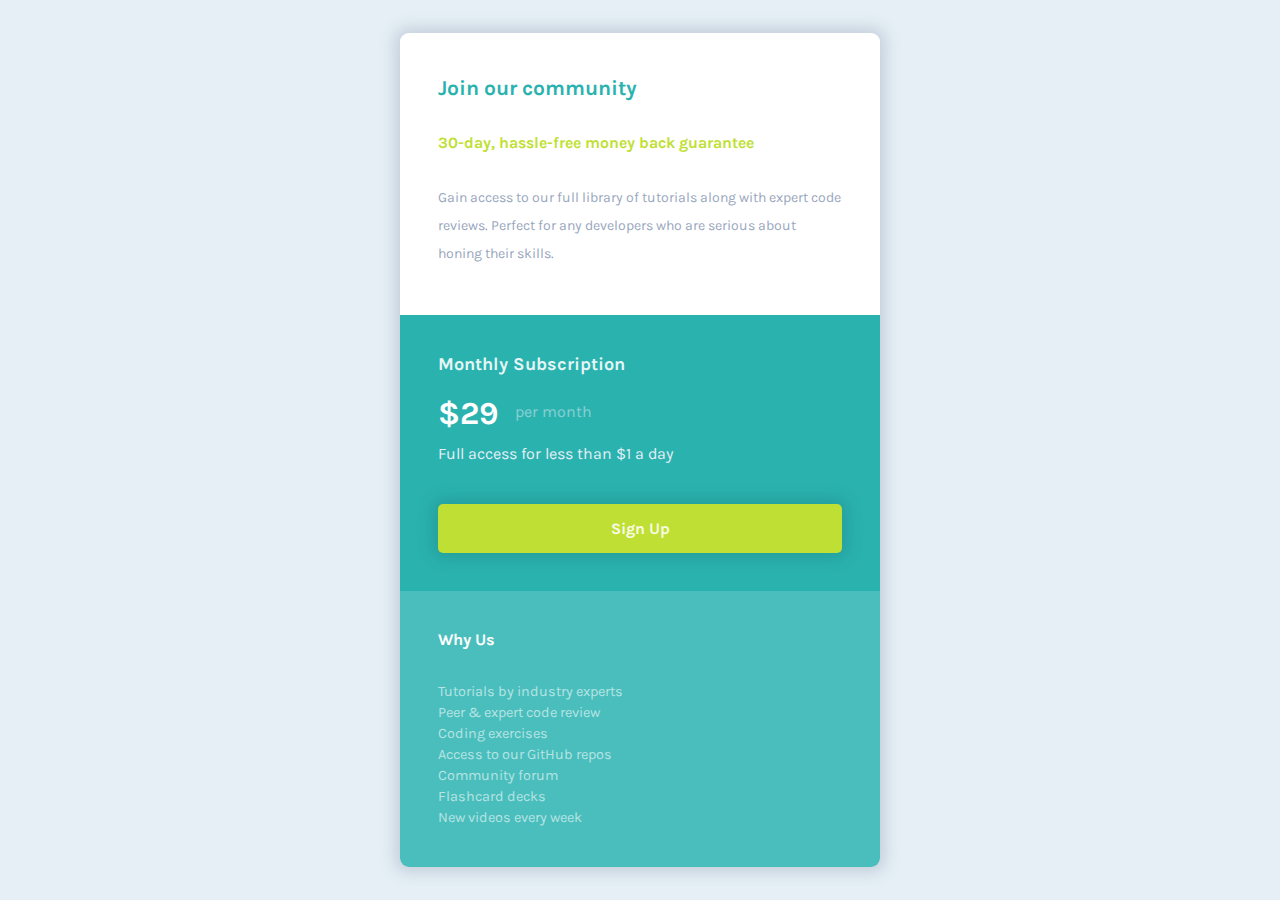
<file: index.html>
<!DOCTYPE html>
<html lang="en">
    <head>
        <meta charset="UTF-8">
        <meta name="viewport" content="width=decvice-width, initial-scale=1">
        <!-- <link rel="stylesheet" type="text/css" href="Desktop-first.css"> -->
        <link rel="preconnect" href="https://fonts.googleapis.com">
        <link rel="preconnect" href="https://fonts.gstatic.com" crossorigin>
        <link href="https://fonts.googleapis.com/css2?family=Karla:wght@400;700&display=swap" rel="stylesheet">
        <link rel="stylesheet" type="text/css" href="Mobile-first.css">
        <title>single-price-grid-component</title>
    </head>
    <body>
        <main class="grid-container">
            <div class="upside" role="navigation">
                <h1>Join our community</h1>
                <h2>30-day, hassle-free money back guarantee</h2>
                <p>Gain access to our full library of tutorials along with expert code reviews.
                Perfect for any developers who are serious about honing their skills.</p>
            </div>
            <div class="lower-left-side" role="region">
                <h2>Monthly Subscription</h2>
                <p class="price"><span class="money">$29</span><span class="rate">per month</span></p>
                <p>Full access for less than $1 a day</p>
                <button>Sign Up</button>
            </div>
            <div class="lower-right-side">
                <h2>Why Us</h2>
                <ul>
                    <li>Tutorials by industry experts</li>
                    <li>Peer & expert code review</li>
                    <li>Coding exercises</li>
                    <li>Access to our GitHub repos</li>
                    <li>Community forum</li>
                    <li>Flashcard decks</li>
                    <li>New videos every week</li>
                </ul>
            </div>
        </main>
    </body>
</html>
</file>
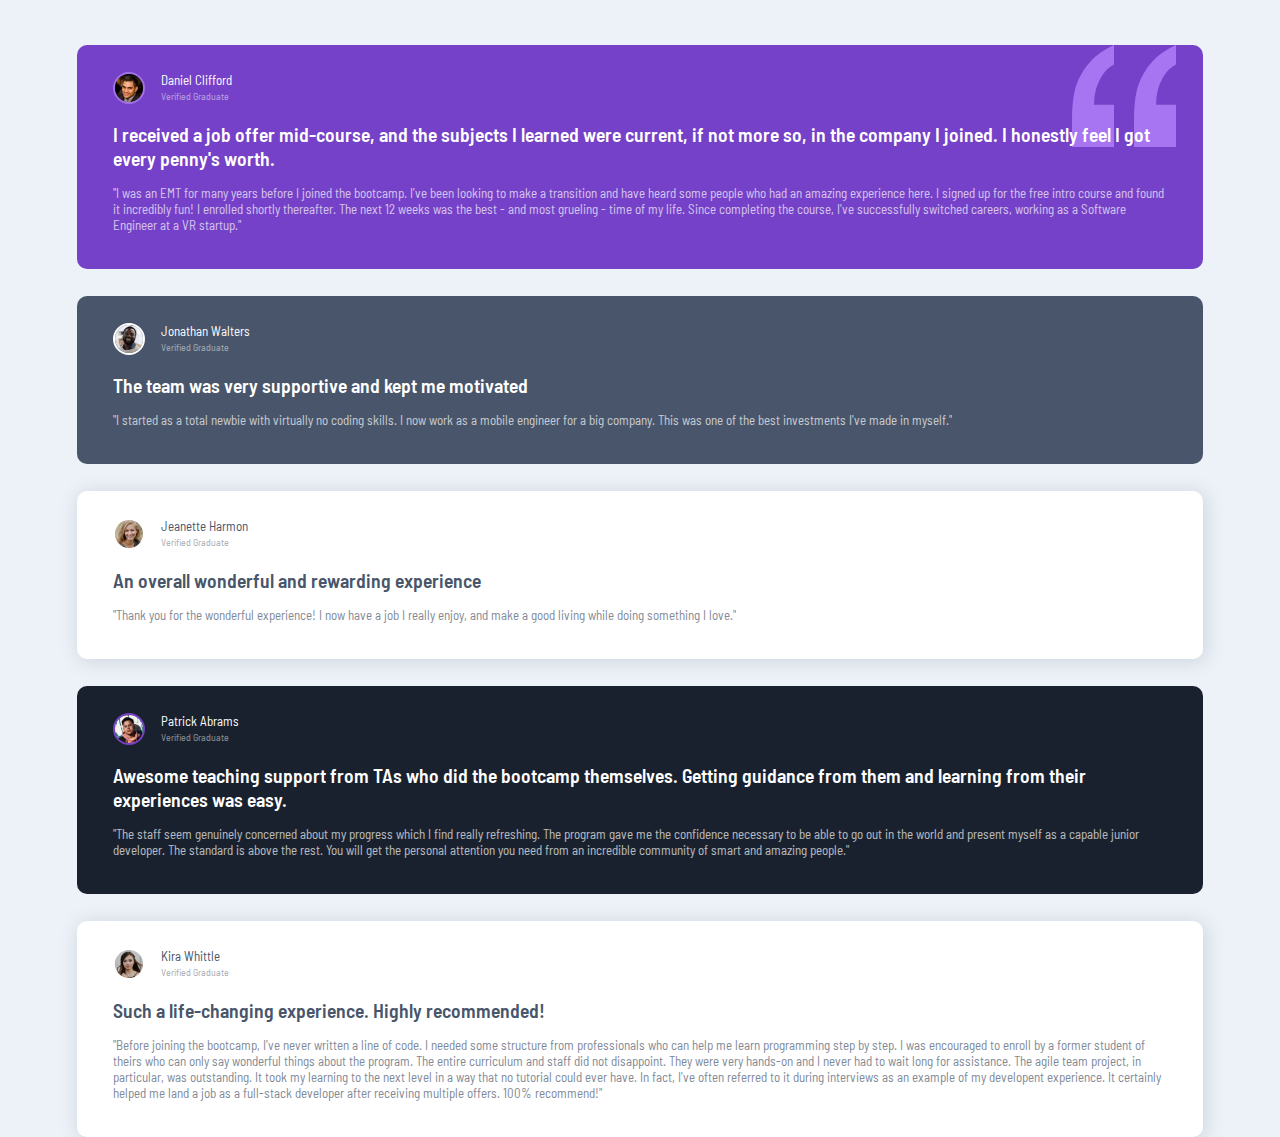
<file: testimonials-grid-section-main/index.html>
<!DOCTYPE html>
<html lang="en">
<head>
  <meta charset="UTF-8">
  <meta name="viewport" content="width=device-width, initial-scale=1.0"> <!-- displays site properly based on user's device -->
  <link rel="preconnect" href="https://fonts.googleapis.com">
  <link rel="preconnect" href="https://fonts.gstatic.com" crossorigin>
  <link href="https://fonts.googleapis.com/css2?family=Barlow+Semi+Condensed:wght@500;600&display=swap" rel="stylesheet">
  <link rel="icon" type="image/png" sizes="32x32" href="./images/favicon-32x32.png">
  <link rel="stylesheet" type="text/css" href="./style.css">
  <title>Frontend Mentor | testimonials-grid-section-main</title>
</head>
<body>
  <main class="grid-container">
    <div class="user user-1">
      <div class="header">
        <img class="head" src="./images/image-daniel.jpg" alt="">
        <span class="user-name">Daniel Clifford</span>
        <span class="user-status">Verified Graduate</span>
      </div>
      <p class="title">I received a job offer mid-course, and the subjects I learned were current, if not more so, 
  in the company I joined. I honestly feel I got every penny's worth.</p>
      <p class="content">"I was an EMT for many years before I joined the bootcamp. I've been looking to make a 
        transition and have heard some people who had an amazing experience here. I signed up 
        for the free intro course and found it incredibly fun! I enrolled shortly thereafter. 
        The next 12 weeks was the best - and most grueling - time of my life. Since completing 
        the course, I've successfully switched careers, working as a Software Engineer at a VR startup."</p>
      <img id="big-quotation" src="./images/bg-pattern-quotation.svg" alt="">
    </div>
    <div class="user user-2">
      <div class="header">
        <img class="head" src="./images/image-jonathan.jpg" alt="">
        <span class="user-name">Jonathan Walters</span>
        <span class="user-status">Verified Graduate</span>
      </div>
      <p class="title">The team was very supportive and kept me motivated</p>
      <p class="content">"I started as a total newbie with virtually no coding skills. I now work as a mobile engineer 
        for a big company. This was one of the best investments I've made in myself."</p>
    </div>
    <div class="user user-3">
      <div class="header">
        <img class="head" src="./images/image-jeanette.jpg" alt="">
        <span class="user-name">Jeanette Harmon</span>
        <span class="user-status">Verified Graduate</span>
      </div>
      <p class="title">An overall wonderful and rewarding experience</p>
      <p class="content">"Thank you for the wonderful experience! I now have a job I really enjoy, and make a good living 
        while doing something I love."</p>
    </div>
    <div class="user user-4">
      <div class="header">
        <img class="head" src="./images/image-patrick.jpg" alt="">
        <span class="user-name">Patrick Abrams</span>
        <span class="user-status">Verified Graduate</span>
      </div>
      <p class="title">Awesome teaching support from TAs who did the bootcamp themselves. Getting guidance from them and 
        learning from their experiences was easy.</p>
      <p class="content">"The staff seem genuinely concerned about my progress which I find really refreshing. The program 
        gave me the confidence necessary to be able to go out in the world and present myself as a capable 
        junior developer. The standard is above the rest. You will get the personal attention you need from 
        an incredible community of smart and amazing people."</p>
    </div>
    <div class="user user-5">
      <div class="header">
        <img class="head" src="./images/image-kira.jpg" alt="">
        <span class="user-name">Kira Whittle</span>
        <span class="user-status">Verified Graduate</span>
      </div>
      <p class="title">Such a life-changing experience. Highly recommended!</p>
      <p class="content">"Before joining the bootcamp, I've never written a line of code. I needed some structure from 
        professionals who can help me learn programming step by step. I was encouraged to enroll by a former 
        student of theirs who can only say wonderful things about the program. The entire curriculum and staff 
        did not disappoint. They were very hands-on and I never had to wait long for assistance. The agile team 
        project, in particular, was outstanding. It took my learning to the next level in a way that no tutorial 
        could ever have. In fact, I've often referred to it during interviews as an example of my developent 
        experience. It certainly helped me land a job as a full-stack developer after receiving multiple offers. 
        100% recommend!"</p>
    </div>
  </main>
</body>
</html>
</file>
<file: Mobile-first.css>
* {
    padding: 0;
    margin: 0;
}

body {
    /* margin: 0 8%; */
    padding: 0 8%;
    background-color: var(--neutral-light-gray);
    display: flex;
    align-items: center;
    justify-content: center;
    /* need to use vh unit to set the body the whole hight of the screen */
    font-family: "Karla", sans-serif;
    font-size: 16px;
    height: 100vh;
}

:root {
    --white: hsl(0, 0%, 100%);
    --light-white: hsl(0, 0%, 100%, 0.9);
    --lighter-white: hsl(0, 0%, 100%, 0.6);
    --primary-cyan: hsl(179, 62%, 43%);
    --primary-bright-yellow: hsl(71, 73%, 54%);
    --neutral-light-gray: hsl(204, 43%, 93%);
    --neutral-lighter-gray: hsl(204, 43%, 93%, 0.6);
    --neutral-lightest-gray: hsl(204, 43%, 93%, 0.5);
    --neutral-grayish-blue: hsl(218, 22%, 67%);
}

.grid-container {
    display: grid;
    grid-template-areas: "upside"
                         "lower-left-side"
                         "lower-right-side";
    color: var(--white);
    /* use pixel as the last defener */
    box-shadow: 0 0 15px 5px hsl(218, 22%, 67%, 0.45);
    max-width: 480px;
    border-radius: 1vh;
}

.upside, .lower-left-side, .lower-right-side {
    padding: 8%;
}

/* The first part */
.upside {
    grid-area: upside;
    padding-top: 9%;
    /* change the font size use viewport height seems more resonable */
    font-size: 1.56vh;
    /* font-size: 0.85em; */
    background-color: var(--white);
    border-top-left-radius: 1vh;
    border-top-right-radius: 1vh;
}

.upside h1 {
    color: var(--primary-cyan);
    font-size: 1.5em;
}

h2 {
    font-size: 1.13em;
}

.upside h2 {
    color: var(--primary-bright-yellow);
    margin: 8% 0;
    /* font-size: 1.781vh; */
    font-size: 1.13em;
}

.upside p {
    color: var(--neutral-grayish-blue);
    line-height: 2em;
    /* line-height: 3.1vh; */
    margin-bottom: 2%;
}

/* The second part */
.lower-left-side {
    grid-area: lower-left-side;
    background-color: var(--primary-cyan);
}

.lower-left-side h2 {
    color: var(--light-white);
}

.lower-left-side .price {
    margin: 5% 0 3% 0;
}

.money {
    font-size: 2em;
    /* font-size: 3.7vh; */
    font-weight: 700;
    margin-right: 0.5em;
    vertical-align: middle;
}

.rate {
    color: var(--neutral-lightest-gray);
}

.lower-left-side p:last-of-type {
    color: var(--neutral-light-gray);
}

button {
    font-family: "Karla", sans-serif;
    background-color: var(--primary-bright-yellow);
    color: var(--light-white);
    margin-top: 10%;
    width: 100%;
    /* height: 30%; */
    height: 5.5vh;
    font-size: 1em;
    /* font-size: 1.85vh; */
    font-weight: 700;
    border: none;
    border-radius: 5px;
    box-shadow: 0 0 15px 5px rgb(27, 114, 113, 0.3);
}

/* The third part */
.lower-right-side {
    grid-area: lower-right-side;
    font-size: 0.9rem;
    /* font-size: 1.65vh; */
    background-color: #4abebd;
    border-bottom-left-radius: 1vh;
    border-bottom-right-radius: 1vh;
}

.lower-right-side h2 {
    margin-bottom: 8%;
}

ul {
    list-style: none;
    color: var(--lighter-white);
}

li {
    padding: 0.5% 0;
}

@media screen and (width >= 1440px) {
    .grid-container {
        grid-template-areas: "upside upside"
                             "lower-left-side lower-right-side";
        grid-template-columns: repeat(2, 1fr);
        /* The effect shows in picture should be 1440px */
        max-width: 43vw;
    }
    .lower-left-side {
        border-bottom-left-radius: 1vh;
    }
    .lower-right-side {
        border-bottom-left-radius: 0;
    }
    .upside {
        padding: 5% 7%;
        font-size: 1.7vh;
    }
    .upside h2 {
        margin: 4% 0 2% 0;
    }
    .upside p {
        line-height: 1.7em;
    }
    .lower-left-side, .lower-right-side {
        padding: 11.5%;
    }
    button {
        transition: all .4s ease-in-out;
    }
    button:hover {
        cursor: pointer;
        background-color: #4abebd;
        transition: all .4s ease-in-out;
        transform: scale(1.1);
    }
}
</file>
<file: testimonials-grid-section-main/style.css>
html {
    box-sizing: border-box;
    font-size: 13px;
    font-family: 'Barlow Semi Condensed', sans-serif;
}

*, *:after, *:before {
    box-sizing: inherit;
    padding: 0;
    margin: 0;
}

body {
    padding: 0 6%;
    background-color: #edf2f8;
}

.grid-container {
    margin: 5vh 0;
    display: grid;
    width: 100%;
    height: 100vh;
    justify-content: center;
    align-items: center;
    gap: 3vh;
}

.user-1 {
    position: relative;
}

#big-quotation {
    position: absolute;
    top: 0;
    right: 3vh;
    z-index: 0;
}

.user {
    border-radius: 10px;
    padding: 3vh 4vh 4vh 4vh;
}

.user-1, .user-2, .user-4 {
    color: white;
}

.user-1 .head {
    border: 2px solid #a075e3;
}

.user-2 .head, .user-3 .head, .user-5 .head {
    border: 2px solid white;
}

.user-4 .head {
    border: 2px solid hsl(263, 55%, 52%);
}

.user-1 {
    background-color: hsl(263, 55%, 52%);
}

.user-2 {
    background-color: hsl(217, 19%, 35%);
}

.user-3, .user-5 {
    background-color: white;
    color: hsl(217, 19%, 35%);
    box-shadow: 2px 2px 20px hsl(217, 19%, 35%, .2);

}

.user-4 {
    background-color: hsl(219, 29%, 14%);
}

.head {
    width: 32px;
    border-radius: 50%;
    margin-right: 13px;
}

.user-name {
    position: absolute;
    vertical-align: top;
}

.user-status {
    font-size: 10px;
    opacity: 50%;
    position: relative;
    bottom: 4px;
}

.header, .title {
    margin-bottom: 15px;
}

.title {
    position: inherit;
    font-size: 1.5rem;
    font-weight: 600;
    z-index: 2;
}

.content {
    opacity: 70%;
}

@media (min-width: 1440px) {
    .grid-container {
        grid-template-areas: "user-1 user-1 user-2 user-5"
                             "user-3 user-4 user-4 user-5";
    }

    #big-quotation {
        right: 15%;
    }

    .user-1, .user-2 {
        align-self: flex-end;
    }

    .user-3, .user-4 {
        align-self: flex-start;
    }

    .user-1 {
        grid-area: user-1;
        width: 37vw;
    }

    .user-2 {
        grid-area: user-2;
        width: 18vw;
    }

    .user-3 {
        grid-area: user-3;
        width: 17.5vw;
    }

    .user-4 {
        grid-area: user-4;
        width: 37.5vw;
    }

    .user-5 {
        grid-area: user-5;
        width: 17.1vw;
    }
}
</file>
